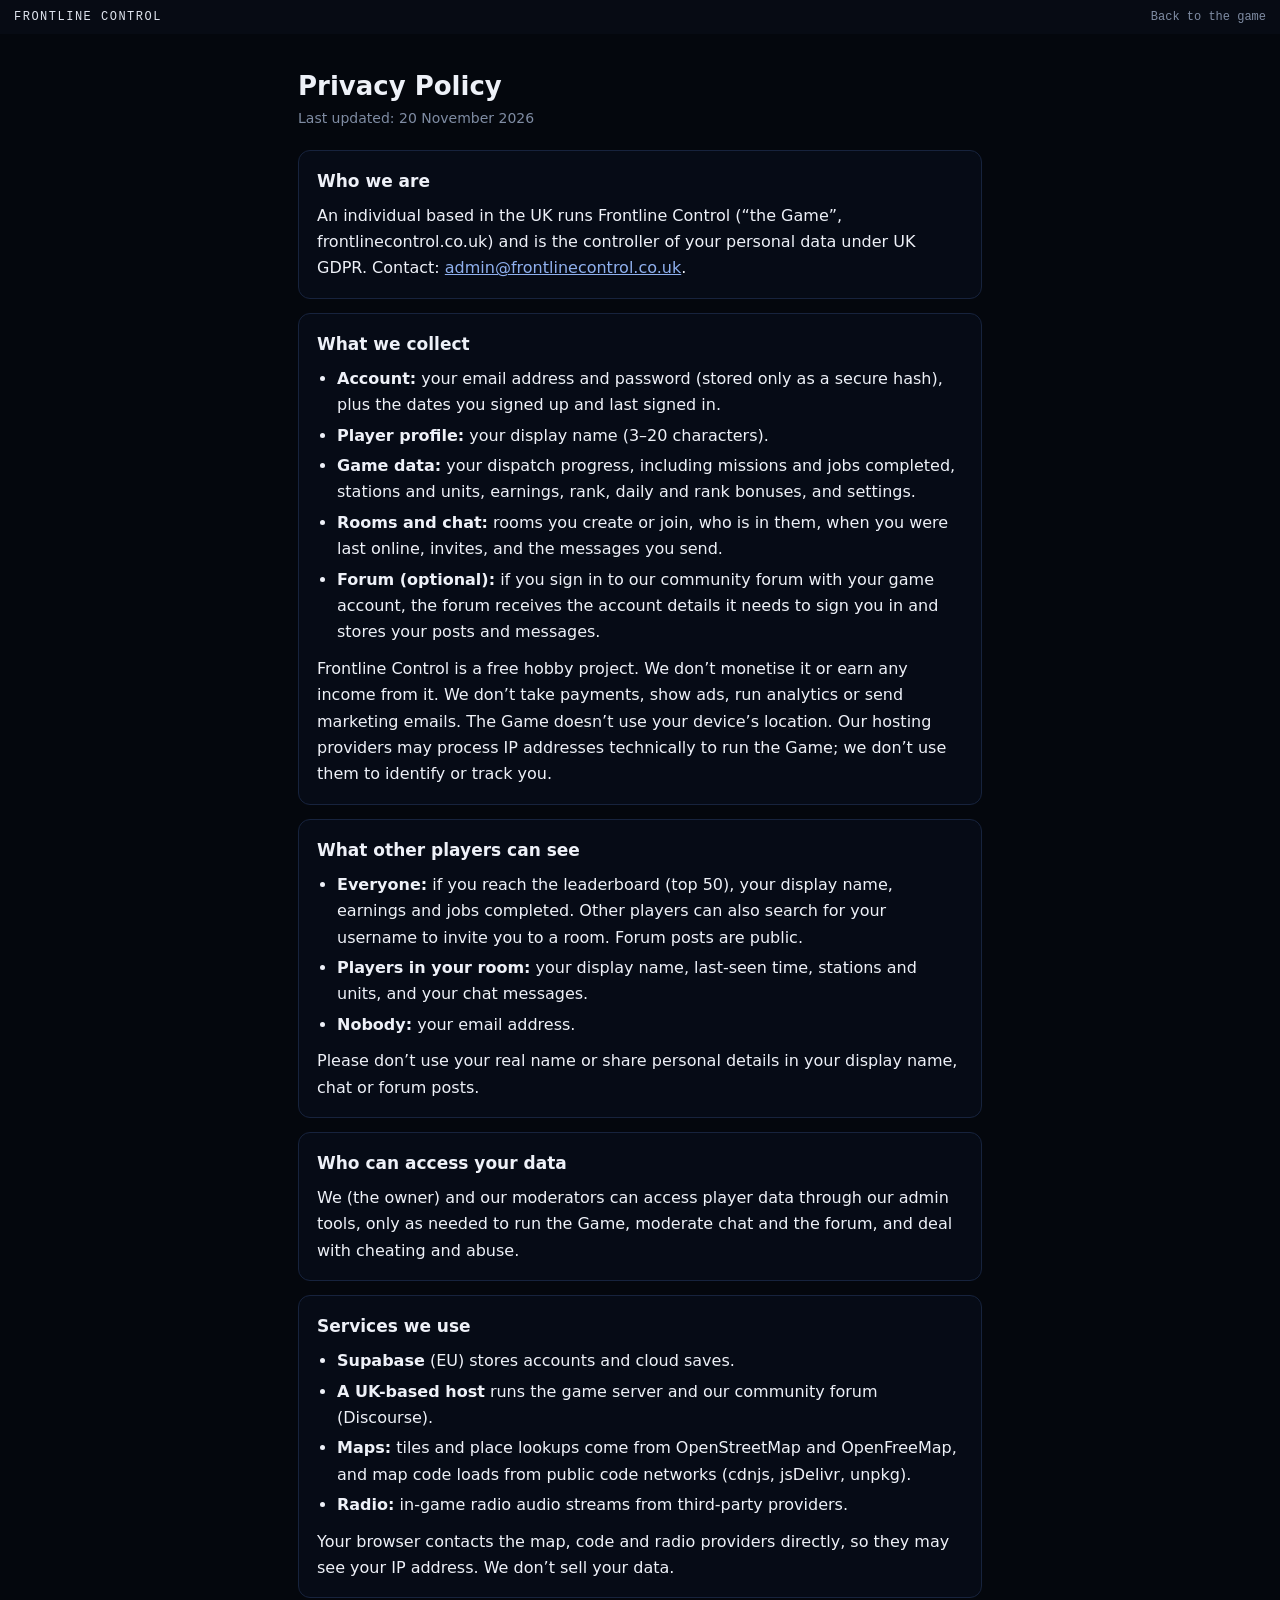
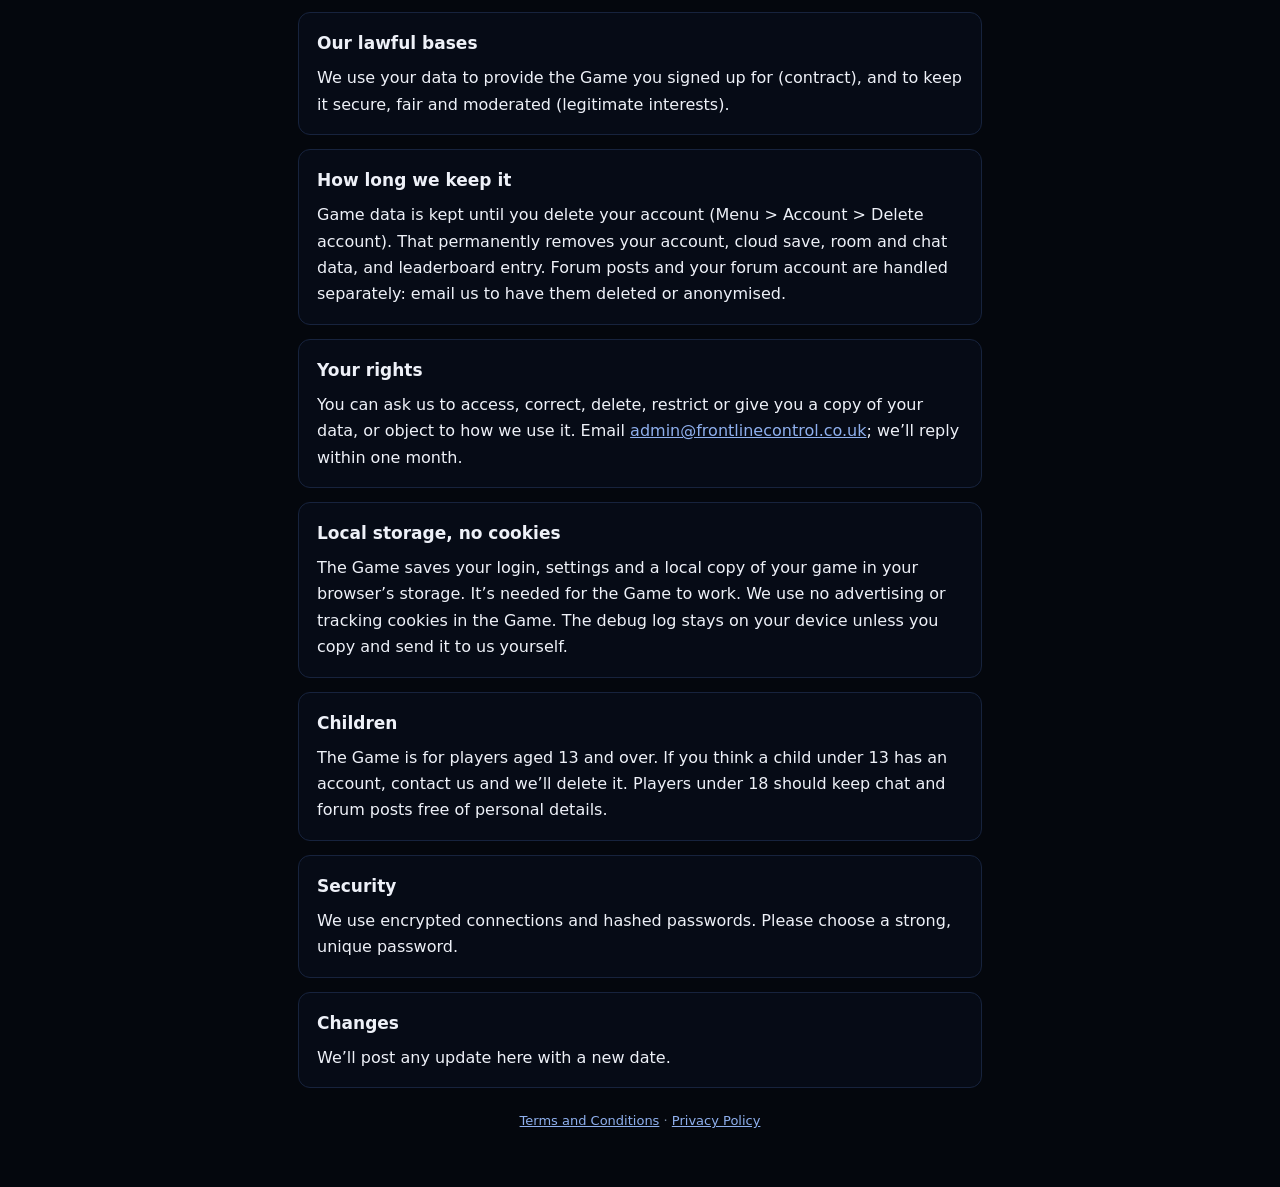
<file: privacy.html>
<!DOCTYPE html>
<html lang="en-GB"><head><meta charset="utf-8">
<meta name="viewport" content="width=device-width, initial-scale=1">
<title>Privacy Policy – Frontline Control</title>
<link rel="icon" href="favicon.ico">
<style>
:root{--bg:#04070d;--card:#060b16;--bd:#17233d;--tx:#eef1f8;--mu:#7f8ca3;--ln:#8fb0ee;--ac:#244fae}
*{box-sizing:border-box}
html{-webkit-text-size-adjust:100%}
body{margin:0;background:var(--bg);color:var(--tx);font:16px/1.65 system-ui,-apple-system,"Segoe UI",Roboto,sans-serif}
.bar{height:34px;background:#070b14;display:flex;align-items:center;justify-content:space-between;padding:0 14px;font:500 12px ui-monospace,monospace;color:#dfe4ee;letter-spacing:1.5px}
.bar a{color:var(--mu);font-size:12px;letter-spacing:0;text-decoration:none}
.bar a:hover{color:var(--tx)}
main{max-width:720px;margin:0 auto;padding:28px 18px 56px}
h1{font-size:26px;line-height:1.25;margin:8px 0 4px}
.upd{color:var(--mu);font-size:14px;margin:0 0 20px}
section{background:var(--card);border:1px solid var(--bd);border-radius:12px;padding:16px 18px;margin:14px 0}
h2{font-size:17px;margin:0 0 8px}
p{margin:0 0 10px}p:last-child{margin-bottom:0}
ul{margin:0 0 10px;padding-left:20px}li{margin:4px 0}
a{color:var(--ln)}
b{font-weight:600}
section.warn{border-color:#8a5a12;background:#150f05}
section.warn h2{color:#f5b942}
.ft{color:var(--mu);font-size:13px;margin-top:22px;text-align:center}
</style></head><body>
<div class="bar"><span>FRONTLINE CONTROL</span><a href="/">Back to the game</a></div>
<main>
<h1>Privacy Policy</h1>
<p class="upd">Last updated: 20 November 2026</p>
<section>
<h2>Who we are</h2>
<p>An individual based in the UK runs Frontline Control (&ldquo;the Game&rdquo;, frontlinecontrol.co.uk) and is the controller of your personal data under UK GDPR. Contact: <a href="mailto:admin@frontlinecontrol.co.uk">admin@frontlinecontrol.co.uk</a>.</p>
</section>
<section>
<h2>What we collect</h2>
<ul><li><b>Account:</b> your email address and password (stored only as a secure hash), plus the dates you signed up and last signed in.</li><li><b>Player profile:</b> your display name (3&ndash;20 characters).</li><li><b>Game data:</b> your dispatch progress, including missions and jobs completed, stations and units, earnings, rank, daily and rank bonuses, and settings.</li><li><b>Rooms and chat:</b> rooms you create or join, who is in them, when you were last online, invites, and the messages you send.</li><li><b>Forum (optional):</b> if you sign in to our community forum with your game account, the forum receives the account details it needs to sign you in and stores your posts and messages.</li></ul>
<p>Frontline Control is a free hobby project. We don&rsquo;t monetise it or earn any income from it. We don&rsquo;t take payments, show ads, run analytics or send marketing emails. The Game doesn&rsquo;t use your device&rsquo;s location. Our hosting providers may process IP addresses technically to run the Game; we don&rsquo;t use them to identify or track you.</p>
</section>
<section>
<h2>What other players can see</h2>
<ul><li><b>Everyone:</b> if you reach the leaderboard (top 50), your display name, earnings and jobs completed. Other players can also search for your username to invite you to a room. Forum posts are public.</li><li><b>Players in your room:</b> your display name, last-seen time, stations and units, and your chat messages.</li><li><b>Nobody:</b> your email address.</li></ul>
<p>Please don&rsquo;t use your real name or share personal details in your display name, chat or forum posts.</p>
</section>
<section>
<h2>Who can access your data</h2>
<p>We (the owner) and our moderators can access player data through our admin tools, only as needed to run the Game, moderate chat and the forum, and deal with cheating and abuse.</p>
</section>
<section>
<h2>Services we use</h2>
<ul><li><b>Supabase</b> (EU) stores accounts and cloud saves.</li><li><b>A UK-based host</b> runs the game server and our community forum (Discourse).</li><li><b>Maps:</b> tiles and place lookups come from OpenStreetMap and OpenFreeMap, and map code loads from public code networks (cdnjs, jsDelivr, unpkg).</li><li><b>Radio:</b> in-game radio audio streams from third-party providers.</li></ul>
<p>Your browser contacts the map, code and radio providers directly, so they may see your IP address. We don&rsquo;t sell your data.</p>
</section>
<section>
<h2>Our lawful bases</h2>
<p>We use your data to provide the Game you signed up for (contract), and to keep it secure, fair and moderated (legitimate interests).</p>
</section>
<section>
<h2>How long we keep it</h2>
<p>Game data is kept until you delete your account (Menu &gt; Account &gt; Delete account). That permanently removes your account, cloud save, room and chat data, and leaderboard entry. Forum posts and your forum account are handled separately: email us to have them deleted or anonymised.</p>
</section>
<section>
<h2>Your rights</h2>
<p>You can ask us to access, correct, delete, restrict or give you a copy of your data, or object to how we use it. Email <a href="mailto:admin@frontlinecontrol.co.uk">admin@frontlinecontrol.co.uk</a>; we&rsquo;ll reply within one month.</p>
</section>
<section>
<h2>Local storage, no cookies</h2>
<p>The Game saves your login, settings and a local copy of your game in your browser&rsquo;s storage. It&rsquo;s needed for the Game to work. We use no advertising or tracking cookies in the Game. The debug log stays on your device unless you copy and send it to us yourself.</p>
</section>
<section>
<h2>Children</h2>
<p>The Game is for players aged 13 and over. If you think a child under 13 has an account, contact us and we&rsquo;ll delete it. Players under 18 should keep chat and forum posts free of personal details.</p>
</section>
<section>
<h2>Security</h2>
<p>We use encrypted connections and hashed passwords. Please choose a strong, unique password.</p>
</section>
<section>
<h2>Changes</h2>
<p>We&rsquo;ll post any update here with a new date.</p>
</section>

<p class="ft"><a href="terms.html">Terms and Conditions</a> · <a href="privacy.html">Privacy Policy</a></p>
</main></body></html>
</file>
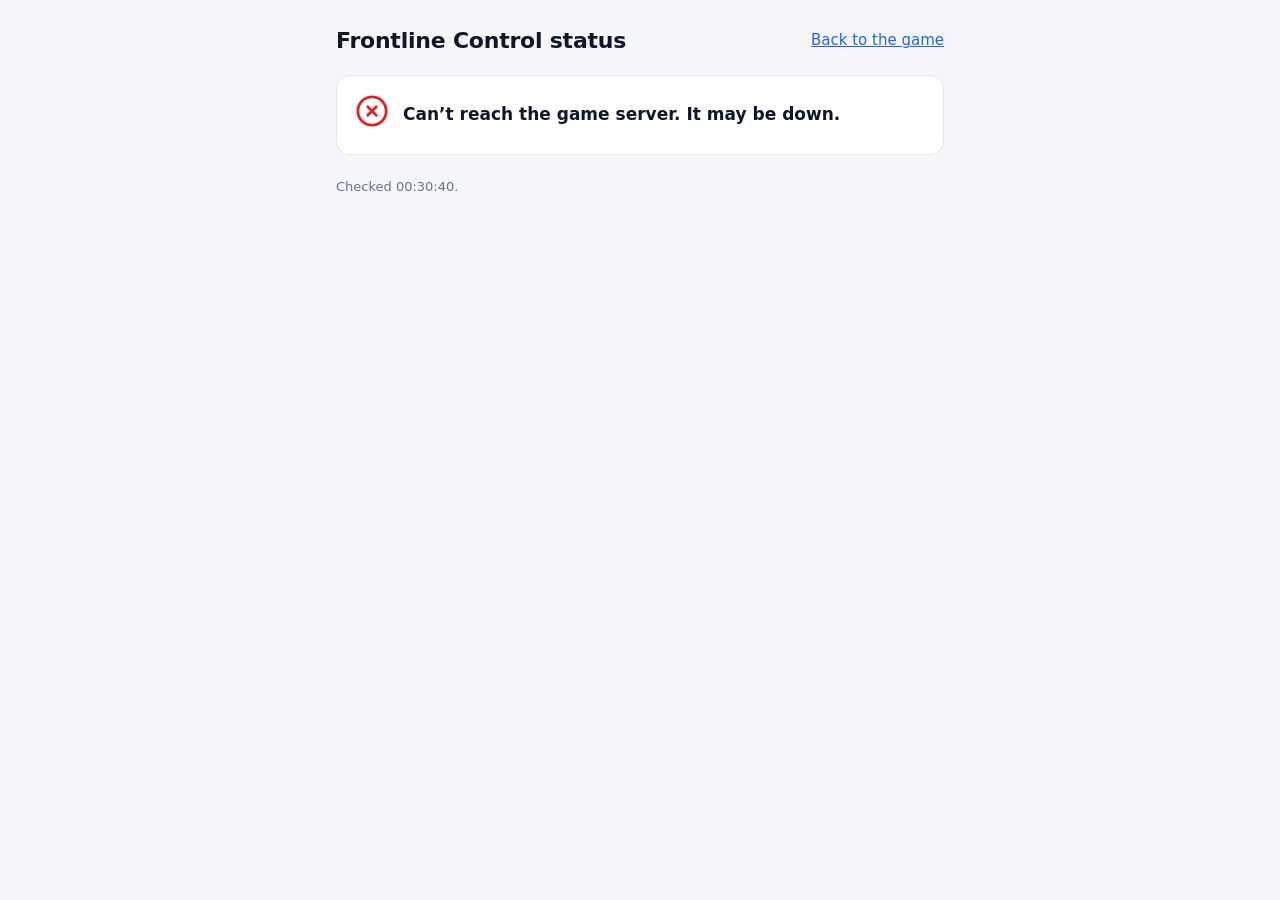
<file: status.html>
<!doctype html>
<html lang="en">
<head>
<meta charset="utf-8">
<meta name="viewport" content="width=device-width, initial-scale=1, viewport-fit=cover">
<meta name="description" content="Live status of Frontline Control: game server, sign-in, saves and rooms.">
<title>Status · Frontline Control</title>
<style>
:root{--ab:#fff8eb;--abd:#f3d9a4;--bg:#f4f6fa;--card:#fff;--tx:#0f172a;--mu:#64748b;--bd:#e2e8f0;--gn:#16a34a;--am:#d97706;--rd:#dc2626;--bl:#2563eb}
@media (prefers-color-scheme:dark){:root:not([data-theme="light"]){--ab:#2a2112;--abd:#5a4520;--bg:#080d18;--card:#111a2c;--tx:#e8edf6;--mu:#8b9ab5;--bd:#22304d;--gn:#4ade80;--am:#fbbf24;--rd:#f87171;--bl:#4f8cff}}
:root[data-theme="dark"]{--ab:#2a2112;--abd:#5a4520;--bg:#080d18;--card:#111a2c;--tx:#e8edf6;--mu:#8b9ab5;--bd:#22304d;--gn:#4ade80;--am:#fbbf24;--rd:#f87171;--bl:#4f8cff}
*{box-sizing:border-box}
body{margin:0;background:var(--bg);color:var(--tx);font:15px/1.5 system-ui,-apple-system,"Segoe UI",sans-serif;padding:env(safe-area-inset-top) 0 env(safe-area-inset-bottom)}
main{max-width:640px;margin:0 auto;padding:24px 16px}
header{display:flex;justify-content:space-between;align-items:center;gap:12px;flex-wrap:wrap;margin-bottom:18px}
h1{font-size:22px;margin:0;letter-spacing:-.01em}
a{color:var(--bl)}
.banner{border-radius:14px;padding:18px;font-weight:600;font-size:17px;margin-bottom:22px;background:var(--card);border:1px solid var(--bd)}
.card{background:var(--card);border:1px solid var(--bd);border-radius:14px;padding:6px 16px;margin-bottom:18px}
.banner{display:flex;align-items:center;gap:14px}
.banner .ic{width:34px;height:34px}
.ic{width:24px;height:24px;flex:none;fill:none;stroke:currentColor;stroke-linecap:round;stroke-linejoin:round}
.ic{stroke-width:2}
.ic.operational{color:var(--gn)}.ic.degraded{color:var(--am)}.ic.outage{color:var(--rd)}.ic.loading{color:var(--mu)}
.grp{display:flex;justify-content:space-between;align-items:baseline;gap:12px;margin:24px 0 10px}
.grp h2{margin:0}
details{border-bottom:1px solid var(--bd)}
details:last-child{border-bottom:0}
summary{display:flex;align-items:center;gap:12px;padding:12px 0;cursor:pointer;list-style:none}
summary::-webkit-details-marker{display:none}
summary:focus-visible{outline:2px solid var(--bl);outline-offset:2px;border-radius:6px}
.nm{flex:1;font-weight:500}
.chev{width:8px;height:8px;border-right:2px solid var(--mu);border-bottom:2px solid var(--mu);transform:rotate(45deg);margin:0 4px 3px 2px;transition:transform .15s}
details[open]>summary .chev{transform:rotate(-135deg);margin-top:5px}
.det{margin:0 0 14px 36px;color:var(--mu);font-size:14px}
.det p{margin:0 0 6px}.det b{color:var(--tx);font-weight:600}
@media (prefers-reduced-motion:reduce){.chev{transition:none}}
.mu{color:var(--mu);font-size:13px}
h2{font-size:16px;margin:24px 0 10px}
.upd{margin:6px 0 0 0;padding:0;list-style:none}
.upd li{font-size:14px;margin-top:6px}
.tag{font-size:12px;color:var(--mu);border:1px solid var(--bd);border-radius:99px;padding:1px 8px;margin-left:6px}
.inc summary{padding:12px 0}.inc .det{margin-left:0}
.act{background:var(--ab);border:1px solid var(--abd);border-radius:14px;padding:4px 16px;margin-bottom:22px}
.act details{border-bottom-color:var(--abd)}.act .nm{font-weight:600}
.past{background:var(--card);border:1px solid var(--bd);border-radius:14px;padding:0 16px;margin-bottom:18px}
.past>summary{padding:14px 0}.past>summary .nm{font-weight:600;font-size:16px}
.past .list{border-top:1px solid var(--bd)}
.past .list summary{padding:12px 0}.past .list .nm{font-weight:500}
.ic.sm{width:20px;height:20px}
.when{display:block;font-size:13px;color:var(--mu);font-weight:400}
</style>
</head>
<body>
<main>
  <header>
    <h1>Frontline Control status</h1>
    <a href="https://frontlinecontrol.co.uk">Back to the game</a>
  </header>
  <div id="overall" class="banner loading"><span id="bi"></span><span id="bt">Checking the game…</span></div>
  <div id="active"></div>
  <div id="components"></div>
  <div id="past"></div>
  <p class="mu" id="meta"></p>
</main>
<script>
(function () {
  "use strict";
  const API = window.FC_API || "https://api.frontlinecontrol.co.uk";
  const NAMES = { game: "Game server", saves: "Saves", signin: "Sign-in", rooms: "Rooms and database" };
  const WORDS = { operational: "Operational", degraded: "Degraded", outage: "Outage" };
  const SUMMARY = { operational: "All systems are working.", partial: "Some things are not working properly.", major: "The game is having a major problem." };
  const esc = s => String(s == null ? "" : s).replace(/[&<>"']/g, c => ({ "&": "&amp;", "<": "&lt;", ">": "&gt;", '"': "&quot;", "'": "&#39;" }[c]));
  const when = t => t ? new Date(t).toLocaleString("en-GB", { day: "numeric", month: "short", hour: "2-digit", minute: "2-digit" }) : "";
  const STATUS_WORDS = { investigating: "Investigating", identified: "Identified", monitoring: "Monitoring", resolved: "Resolved" };

  const GROUPS = [["Playing", ["game", "rooms"]], ["Your account", ["signin", "saves"]]];
  const DESC = {
    game: "The live game: the map, jobs and your units.",
    rooms: "Multiplayer rooms and the database behind them.",
    signin: "Creating an account and signing in.",
    saves: "Saving and loading your progress."
  };
  const HINT = { degraded: "You may notice slowness or the odd failed action.", outage: "This part of the game is not working right now." };
  const MARK = { operational: "m9 12 2 2 4-4", degraded: "M12 8v4M12 16h.01", outage: "m15 9-6 6m0-6 6 6", loading: "M8 12h.01M12 12h.01M16 12h.01" };
  const ico = st => `<svg class="ic ${esc(st)}" viewBox="0 0 24 24" aria-hidden="true"><circle cx="12" cy="12" r="10"/><path d="${MARK[st] || MARK.loading}"/></svg>`;
  const OVR = { operational: "operational", partial: "degraded", major: "outage" };

  function comp(k, st, s) {
    const extra = k === "game" && s.players_in_game != null ? `<p><b>${esc(s.players_in_game)}</b> player${s.players_in_game === 1 ? "" : "s"} in game right now.</p>` : "";
    return `<details><summary>${ico(st)}<span class="nm">${esc(NAMES[k] || k)}</span><span class="mu">${esc(WORDS[st] || st)}</span><span class="chev"></span></summary>
      <div class="det"><p>${esc(DESC[k] || "Part of the Frontline Control service.")}</p>${extra}${HINT[st] ? `<p>${esc(HINT[st])}</p>` : ""}<p>Last checked ${esc(when(s.checked))}.</p></div></details>`;
  }

  const DAY = 864e5, PAST_DAYS = 30;
  const isOpen = i => i.status !== "resolved";
  const ico20 = st => ico(st).replace('class="ic ', 'class="ic sm ');
  const clock = t => new Date(t).toLocaleTimeString("en-GB", { hour: "2-digit", minute: "2-digit" });
  const stamp = i => { const t = Date.parse(i.updated_at || i.created_at); return t || 0; };
  // when a resolved incident ended: the "resolved" update if there is one, else its last change
  const endOf = i => { const u = (i.updates || []).filter(x => x.status === "resolved" && x.at).map(x => Date.parse(x.at)).filter(Boolean).sort((a, b) => b - a)[0]; return u || stamp(i); };
  function span(i, end) {
    if (!i.created_at) return "";
    const a = new Date(i.created_at), b = new Date(end);
    if (!end || isNaN(b)) return when(i.created_at);
    return when(i.created_at) + " to " + (a.toDateString() === b.toDateString() ? clock(b) : when(b));
  }
  const updates = i => { const u = (i.updates || []).filter(x => x.body); return u.length ? `<ul class="upd">${u.map(x => `<li><span class="mu">${esc(when(x.at))}</span> · ${esc(STATUS_WORDS[x.status] || x.status)}: ${esc(x.body)}</li>`).join("")}</ul>` : ""; };

  function drawIncidents(all) {
    const active = all.filter(isOpen).sort((a, b) => stamp(b) - stamp(a));
    const cut = Date.now() - PAST_DAYS * DAY;
    const past = all.filter(i => !isOpen(i)).map(i => ({ i, end: endOf(i) })).filter(x => !x.end || x.end >= cut).sort((a, b) => b.end - a.end);
    document.getElementById("active").innerHTML = active.length ? `
      <div class="grp" style="margin-top:0"><h2>Active incidents</h2><span class="mu">${active.length} ongoing</span></div>
      <div class="act">${active.map(i => `<details class="inc" open><summary>${ico("degraded")}<span class="nm">${esc(i.title)}<span class="tag">${esc(STATUS_WORDS[i.status] || i.status)}</span></span><span class="chev"></span></summary>
        <div class="det"><p>Posted ${esc(when(i.created_at))}${i.updated_at && i.updated_at !== i.created_at ? " · updated " + esc(when(i.updated_at)) : ""}</p>${updates(i)}</div></details>`).join("")}</div>` : "";
    document.getElementById("past").innerHTML = past.length ? `
      <details class="past"><summary><span class="nm">Past incidents</span><span class="mu">${past.length} resolved</span><span class="chev"></span></summary>
        <div class="list">${past.map(x => `<details class="inc"><summary>${ico20("operational")}<span class="nm">${esc(x.i.title)}<span class="when">${esc(span(x.i, x.end))}</span></span><span class="tag">Resolved</span><span class="chev"></span></summary>
          <div class="det">${updates(x.i) || '<p>No further details.</p>'}</div></details>`).join("")}</div></details>` : "";
  }

  function draw(s) {
    const o = document.getElementById("overall");
    o.className = "banner " + (s.overall || "loading");
    document.getElementById("bi").innerHTML = ico(OVR[s.overall] || "loading");
    document.getElementById("bt").textContent = SUMMARY[s.overall] || "Status unknown.";
    const c = s.components || {}, used = new Set();
    const groups = GROUPS.map(g => [g[0], g[1].filter(k => c[k])]);
    const rest = Object.keys(c).filter(k => !GROUPS.some(g => g[1].includes(k)));
    if (rest.length) groups.push(["Other", rest]);
    document.getElementById("components").innerHTML = groups.filter(g => g[1].length).map(g => {
      const ok = g[1].filter(k => c[k] === "operational").length;
      return `<div class="grp"><h2>${esc(g[0])}</h2><span class="mu">${ok} of ${g[1].length} operational</span></div>
        <div class="card">${g[1].map(k => comp(k, c[k], s)).join("")}</div>`;
    }).join("");
    drawIncidents(s.incidents || []);
    document.getElementById("meta").textContent = "Last checked " + when(s.checked) + " · refreshes every minute.";
  }

  async function load() {
    try {
      const r = await fetch(API + "/api/status", { cache: "no-store" });
      if (!r.ok) throw new Error("HTTP " + r.status);
      draw(await r.json());
    } catch (e) {
      const o = document.getElementById("overall");
      o.className = "banner major"; document.getElementById("bi").innerHTML = ico("outage");
      document.getElementById("bt").textContent = "Can’t reach the game server. It may be down.";
      document.getElementById("meta").textContent = "Checked " + new Date().toLocaleTimeString("en-GB") + ".";
    }
  }
  load();
  setInterval(load, 60000);
})();
</script>
</body>
</html>
</file>
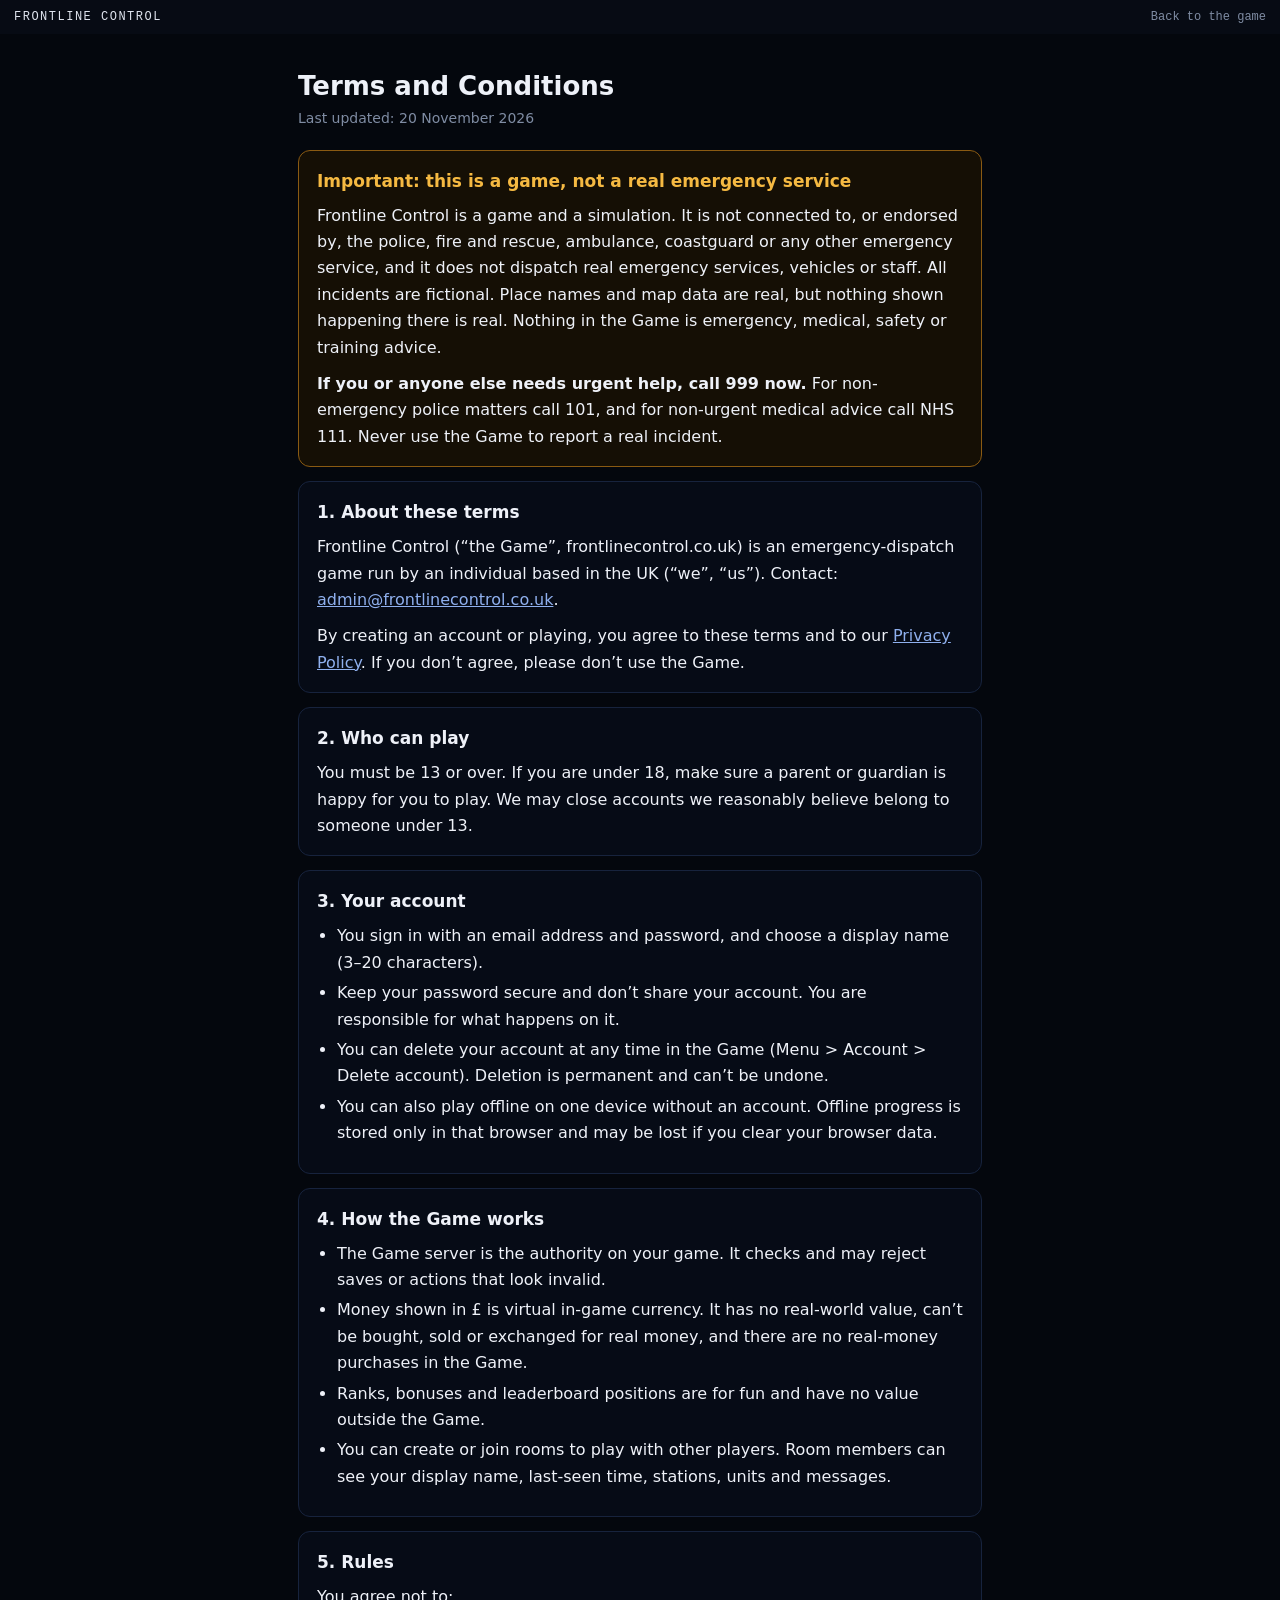
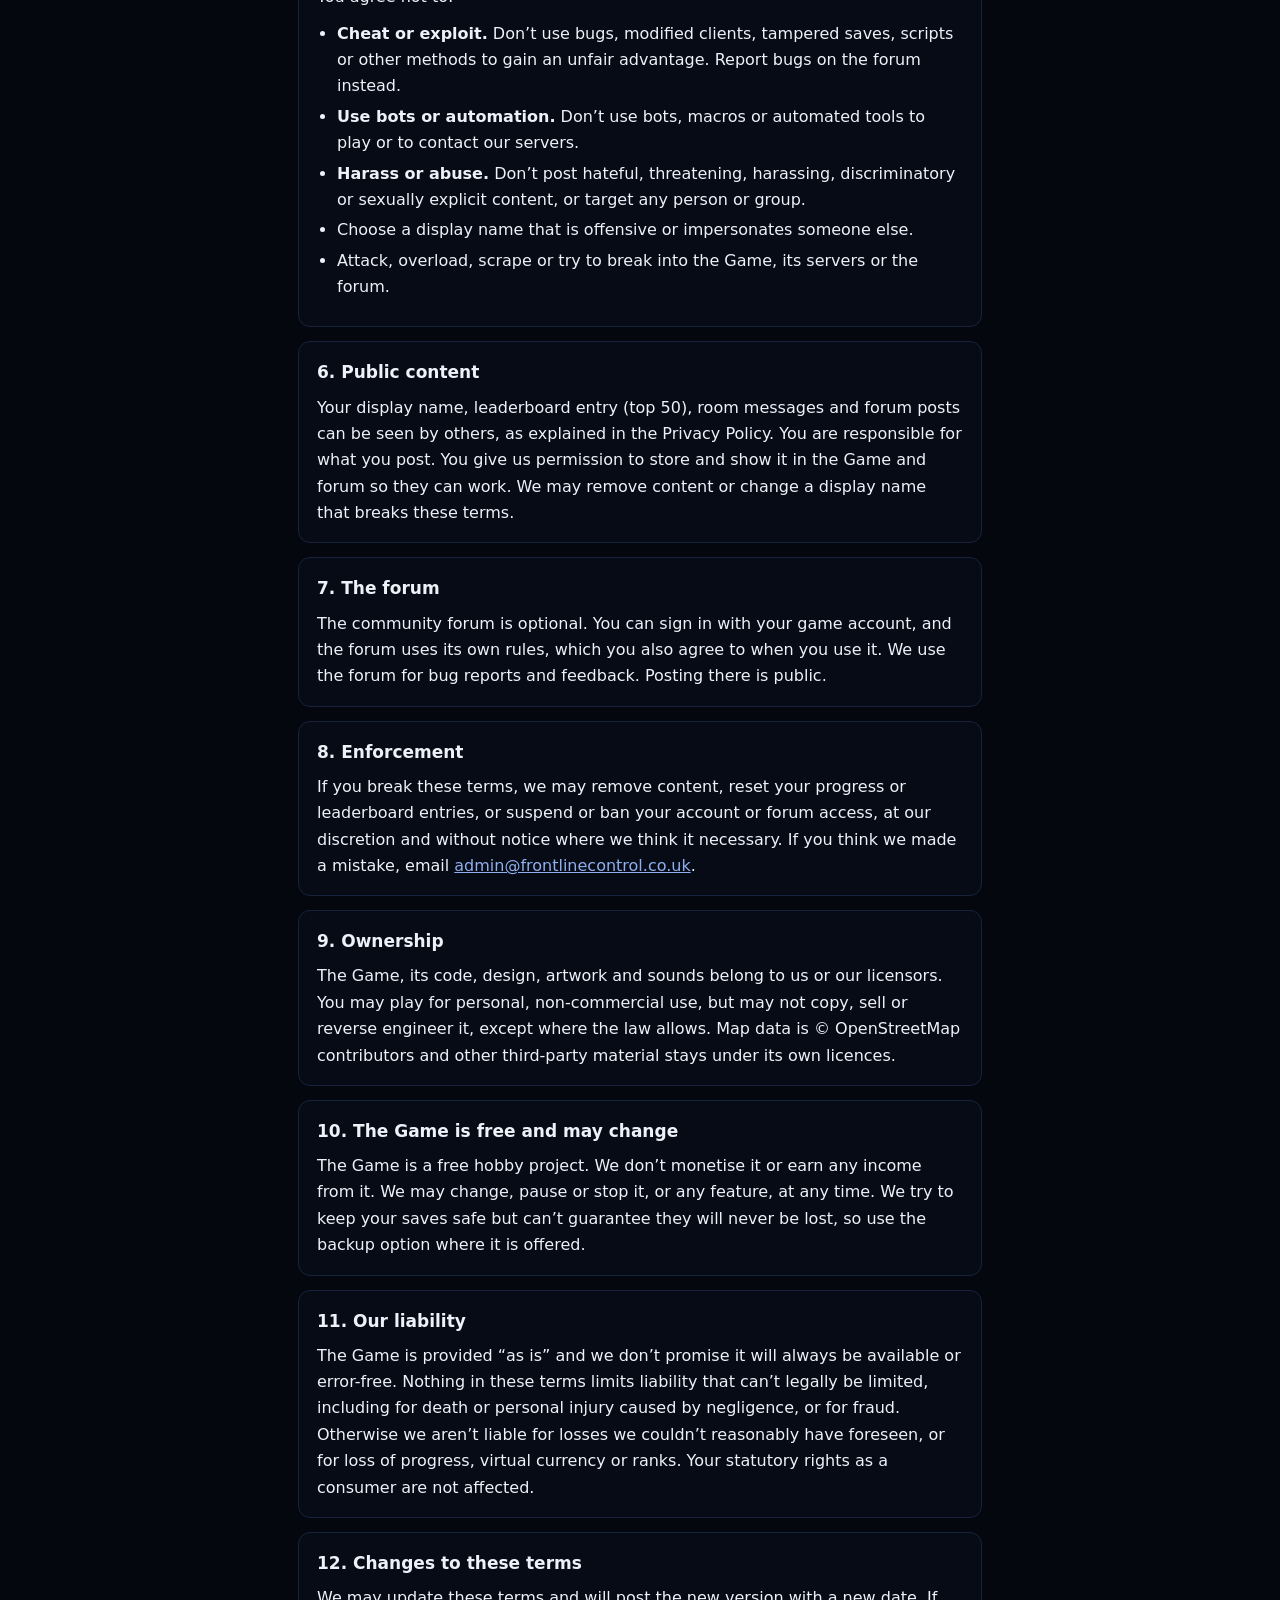
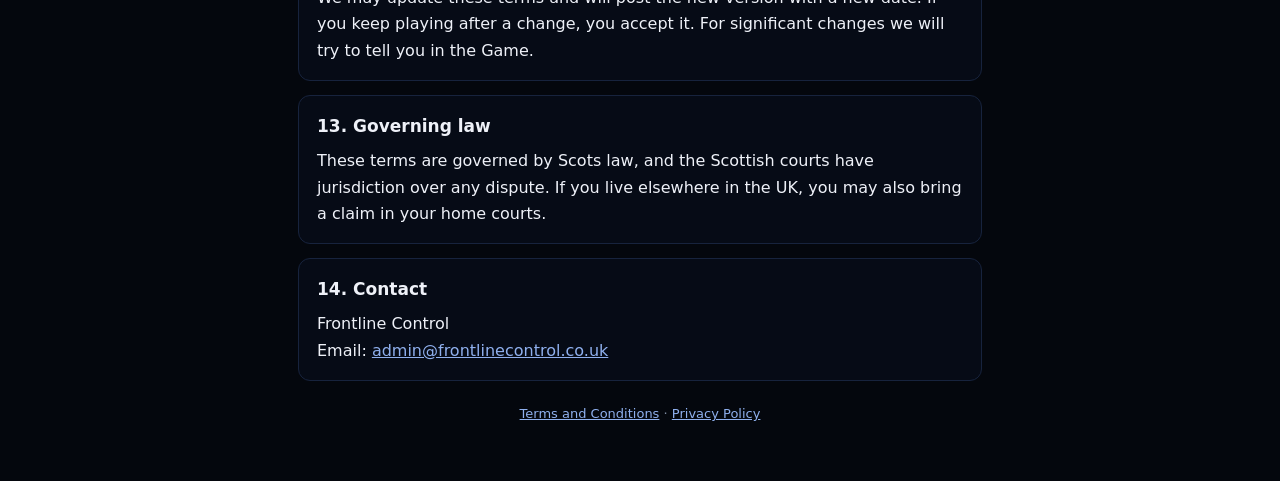
<file: terms.html>
<!DOCTYPE html>
<html lang="en-GB"><head><meta charset="utf-8">
<meta name="viewport" content="width=device-width, initial-scale=1">
<title>Terms and Conditions – Frontline Control</title>
<link rel="icon" href="favicon.ico">
<style>
:root{--bg:#04070d;--card:#060b16;--bd:#17233d;--tx:#eef1f8;--mu:#7f8ca3;--ln:#8fb0ee;--ac:#244fae}
*{box-sizing:border-box}
html{-webkit-text-size-adjust:100%}
body{margin:0;background:var(--bg);color:var(--tx);font:16px/1.65 system-ui,-apple-system,"Segoe UI",Roboto,sans-serif}
.bar{height:34px;background:#070b14;display:flex;align-items:center;justify-content:space-between;padding:0 14px;font:500 12px ui-monospace,monospace;color:#dfe4ee;letter-spacing:1.5px}
.bar a{color:var(--mu);font-size:12px;letter-spacing:0;text-decoration:none}
.bar a:hover{color:var(--tx)}
main{max-width:720px;margin:0 auto;padding:28px 18px 56px}
h1{font-size:26px;line-height:1.25;margin:8px 0 4px}
.upd{color:var(--mu);font-size:14px;margin:0 0 20px}
section{background:var(--card);border:1px solid var(--bd);border-radius:12px;padding:16px 18px;margin:14px 0}
h2{font-size:17px;margin:0 0 8px}
p{margin:0 0 10px}p:last-child{margin-bottom:0}
ul{margin:0 0 10px;padding-left:20px}li{margin:4px 0}
a{color:var(--ln)}
b{font-weight:600}
section.warn{border-color:#8a5a12;background:#150f05}
section.warn h2{color:#f5b942}
.ft{color:var(--mu);font-size:13px;margin-top:22px;text-align:center}
</style></head><body>
<div class="bar"><span>FRONTLINE CONTROL</span><a href="/">Back to the game</a></div>
<main>
<h1>Terms and Conditions</h1>
<p class="upd">Last updated: 20 November 2026</p>
<section class="warn">
<h2>Important: this is a game, not a real emergency service</h2>
<p>Frontline Control is a game and a simulation. It is not connected to, or endorsed by, the police, fire and rescue, ambulance, coastguard or any other emergency service, and it does not dispatch real emergency services, vehicles or staff. All incidents are fictional. Place names and map data are real, but nothing shown happening there is real. Nothing in the Game is emergency, medical, safety or training advice.</p>
<p><b>If you or anyone else needs urgent help, call 999 now.</b> For non-emergency police matters call 101, and for non-urgent medical advice call NHS 111. Never use the Game to report a real incident.</p>
</section>
<section>
<h2>1. About these terms</h2>
<p>Frontline Control (&ldquo;the Game&rdquo;, frontlinecontrol.co.uk) is an emergency-dispatch game run by an individual based in the UK (&ldquo;we&rdquo;, &ldquo;us&rdquo;). Contact: <a href="mailto:admin@frontlinecontrol.co.uk">admin@frontlinecontrol.co.uk</a>.</p>
<p>By creating an account or playing, you agree to these terms and to our <a href="privacy.html">Privacy Policy</a>. If you don&rsquo;t agree, please don&rsquo;t use the Game.</p>
</section>
<section>
<h2>2. Who can play</h2>
<p>You must be 13 or over. If you are under 18, make sure a parent or guardian is happy for you to play. We may close accounts we reasonably believe belong to someone under 13.</p>
</section>
<section>
<h2>3. Your account</h2>
<ul><li>You sign in with an email address and password, and choose a display name (3&ndash;20 characters).</li><li>Keep your password secure and don&rsquo;t share your account. You are responsible for what happens on it.</li><li>You can delete your account at any time in the Game (Menu &gt; Account &gt; Delete account). Deletion is permanent and can&rsquo;t be undone.</li><li>You can also play offline on one device without an account. Offline progress is stored only in that browser and may be lost if you clear your browser data.</li></ul>
</section>
<section>
<h2>4. How the Game works</h2>
<ul><li>The Game server is the authority on your game. It checks and may reject saves or actions that look invalid.</li><li>Money shown in &pound; is virtual in-game currency. It has no real-world value, can&rsquo;t be bought, sold or exchanged for real money, and there are no real-money purchases in the Game.</li><li>Ranks, bonuses and leaderboard positions are for fun and have no value outside the Game.</li><li>You can create or join rooms to play with other players. Room members can see your display name, last-seen time, stations, units and messages.</li></ul>
</section>
<section>
<h2>5. Rules</h2>
<p>You agree not to:</p>
<ul><li><b>Cheat or exploit.</b> Don&rsquo;t use bugs, modified clients, tampered saves, scripts or other methods to gain an unfair advantage. Report bugs on the forum instead.</li><li><b>Use bots or automation.</b> Don&rsquo;t use bots, macros or automated tools to play or to contact our servers.</li><li><b>Harass or abuse.</b> Don&rsquo;t post hateful, threatening, harassing, discriminatory or sexually explicit content, or target any person or group.</li><li>Choose a display name that is offensive or impersonates someone else.</li><li>Attack, overload, scrape or try to break into the Game, its servers or the forum.</li></ul>
</section>
<section>
<h2>6. Public content</h2>
<p>Your display name, leaderboard entry (top 50), room messages and forum posts can be seen by others, as explained in the Privacy Policy. You are responsible for what you post. You give us permission to store and show it in the Game and forum so they can work. We may remove content or change a display name that breaks these terms.</p>
</section>
<section>
<h2>7. The forum</h2>
<p>The community forum is optional. You can sign in with your game account, and the forum uses its own rules, which you also agree to when you use it. We use the forum for bug reports and feedback. Posting there is public.</p>
</section>
<section>
<h2>8. Enforcement</h2>
<p>If you break these terms, we may remove content, reset your progress or leaderboard entries, or suspend or ban your account or forum access, at our discretion and without notice where we think it necessary. If you think we made a mistake, email <a href="mailto:admin@frontlinecontrol.co.uk">admin@frontlinecontrol.co.uk</a>.</p>
</section>
<section>
<h2>9. Ownership</h2>
<p>The Game, its code, design, artwork and sounds belong to us or our licensors. You may play for personal, non-commercial use, but may not copy, sell or reverse engineer it, except where the law allows. Map data is &copy; OpenStreetMap contributors and other third-party material stays under its own licences.</p>
</section>
<section>
<h2>10. The Game is free and may change</h2>
<p>The Game is a free hobby project. We don&rsquo;t monetise it or earn any income from it. We may change, pause or stop it, or any feature, at any time. We try to keep your saves safe but can&rsquo;t guarantee they will never be lost, so use the backup option where it is offered.</p>
</section>
<section>
<h2>11. Our liability</h2>
<p>The Game is provided &ldquo;as is&rdquo; and we don&rsquo;t promise it will always be available or error-free. Nothing in these terms limits liability that can&rsquo;t legally be limited, including for death or personal injury caused by negligence, or for fraud. Otherwise we aren&rsquo;t liable for losses we couldn&rsquo;t reasonably have foreseen, or for loss of progress, virtual currency or ranks. Your statutory rights as a consumer are not affected.</p>
</section>
<section>
<h2>12. Changes to these terms</h2>
<p>We may update these terms and will post the new version with a new date. If you keep playing after a change, you accept it. For significant changes we will try to tell you in the Game.</p>
</section>
<section>
<h2>13. Governing law</h2>
<p>These terms are governed by Scots law, and the Scottish courts have jurisdiction over any dispute. If you live elsewhere in the UK, you may also bring a claim in your home courts.</p>
</section>
<section>
<h2>14. Contact</h2>
<p>Frontline Control<br>Email: <a href="mailto:admin@frontlinecontrol.co.uk">admin@frontlinecontrol.co.uk</a></p>
</section>

<p class="ft"><a href="terms.html">Terms and Conditions</a> · <a href="privacy.html">Privacy Policy</a></p>
</main></body></html>
</file>
